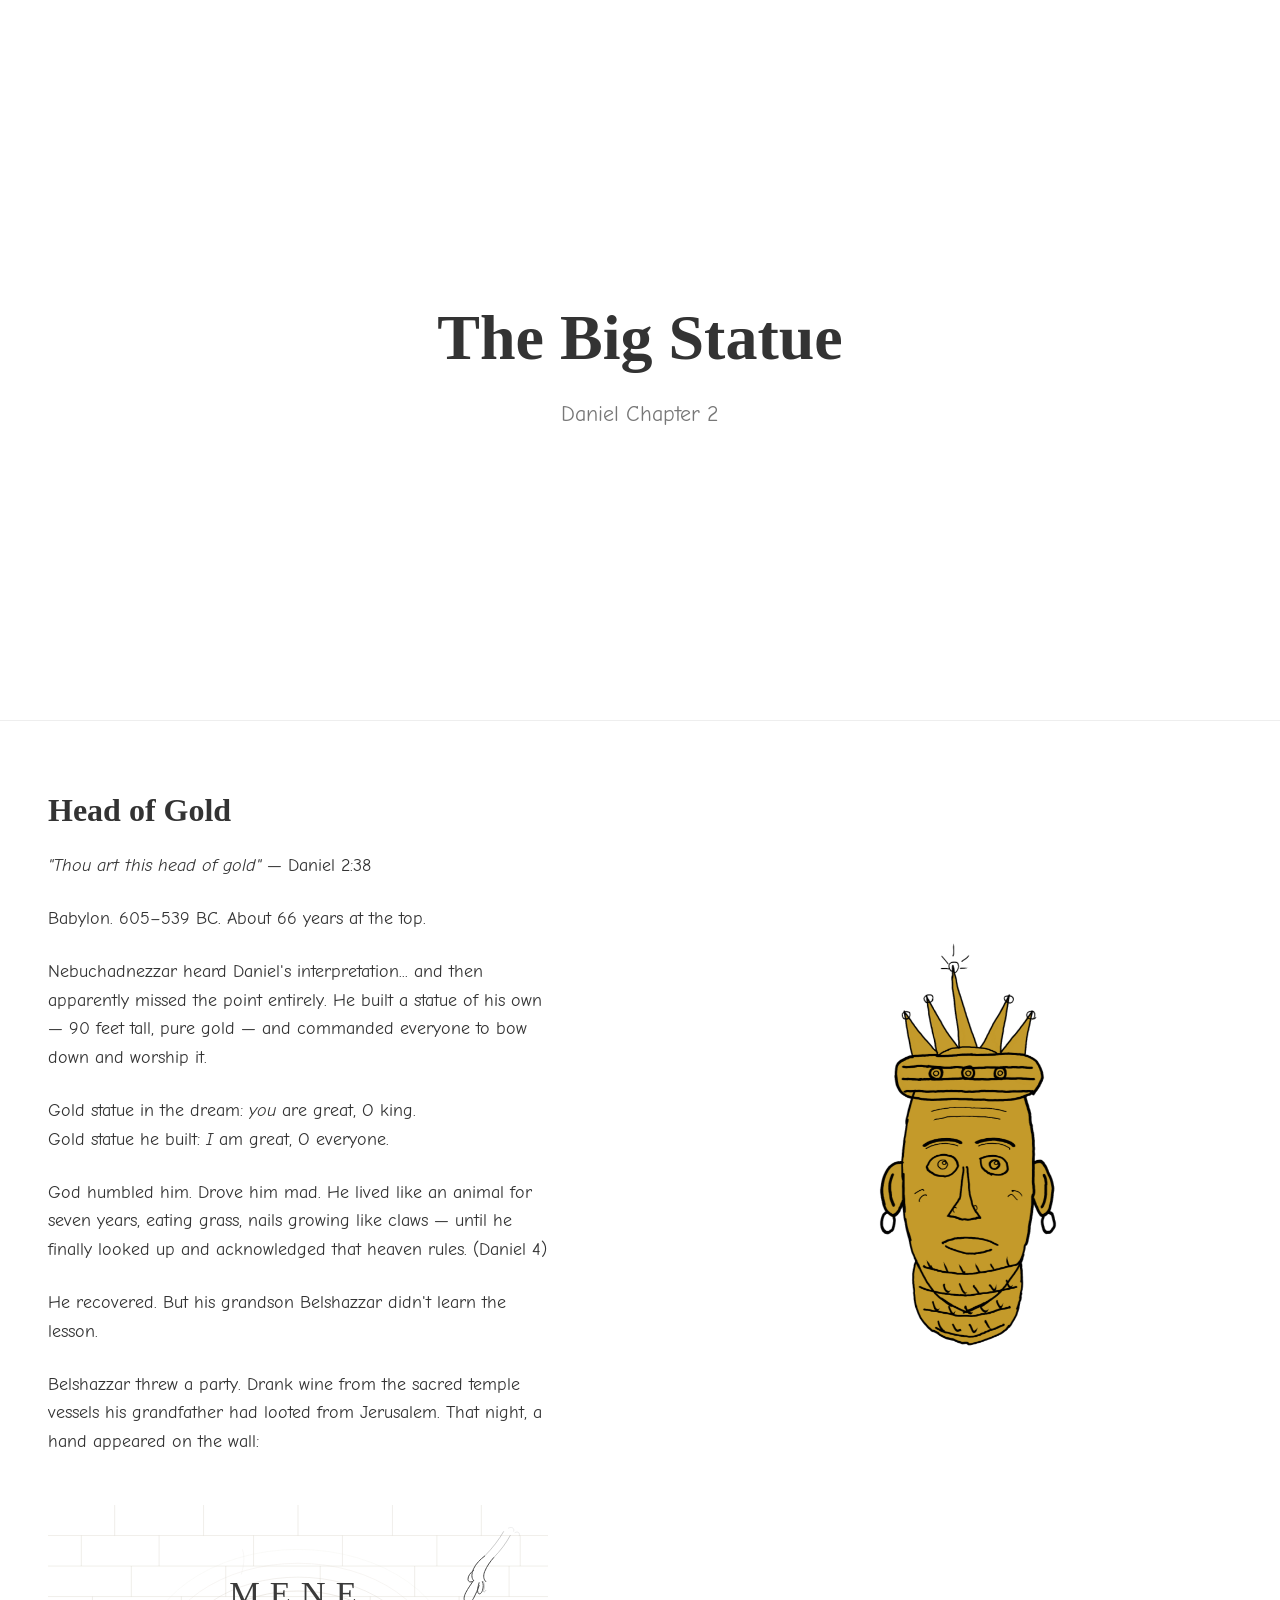
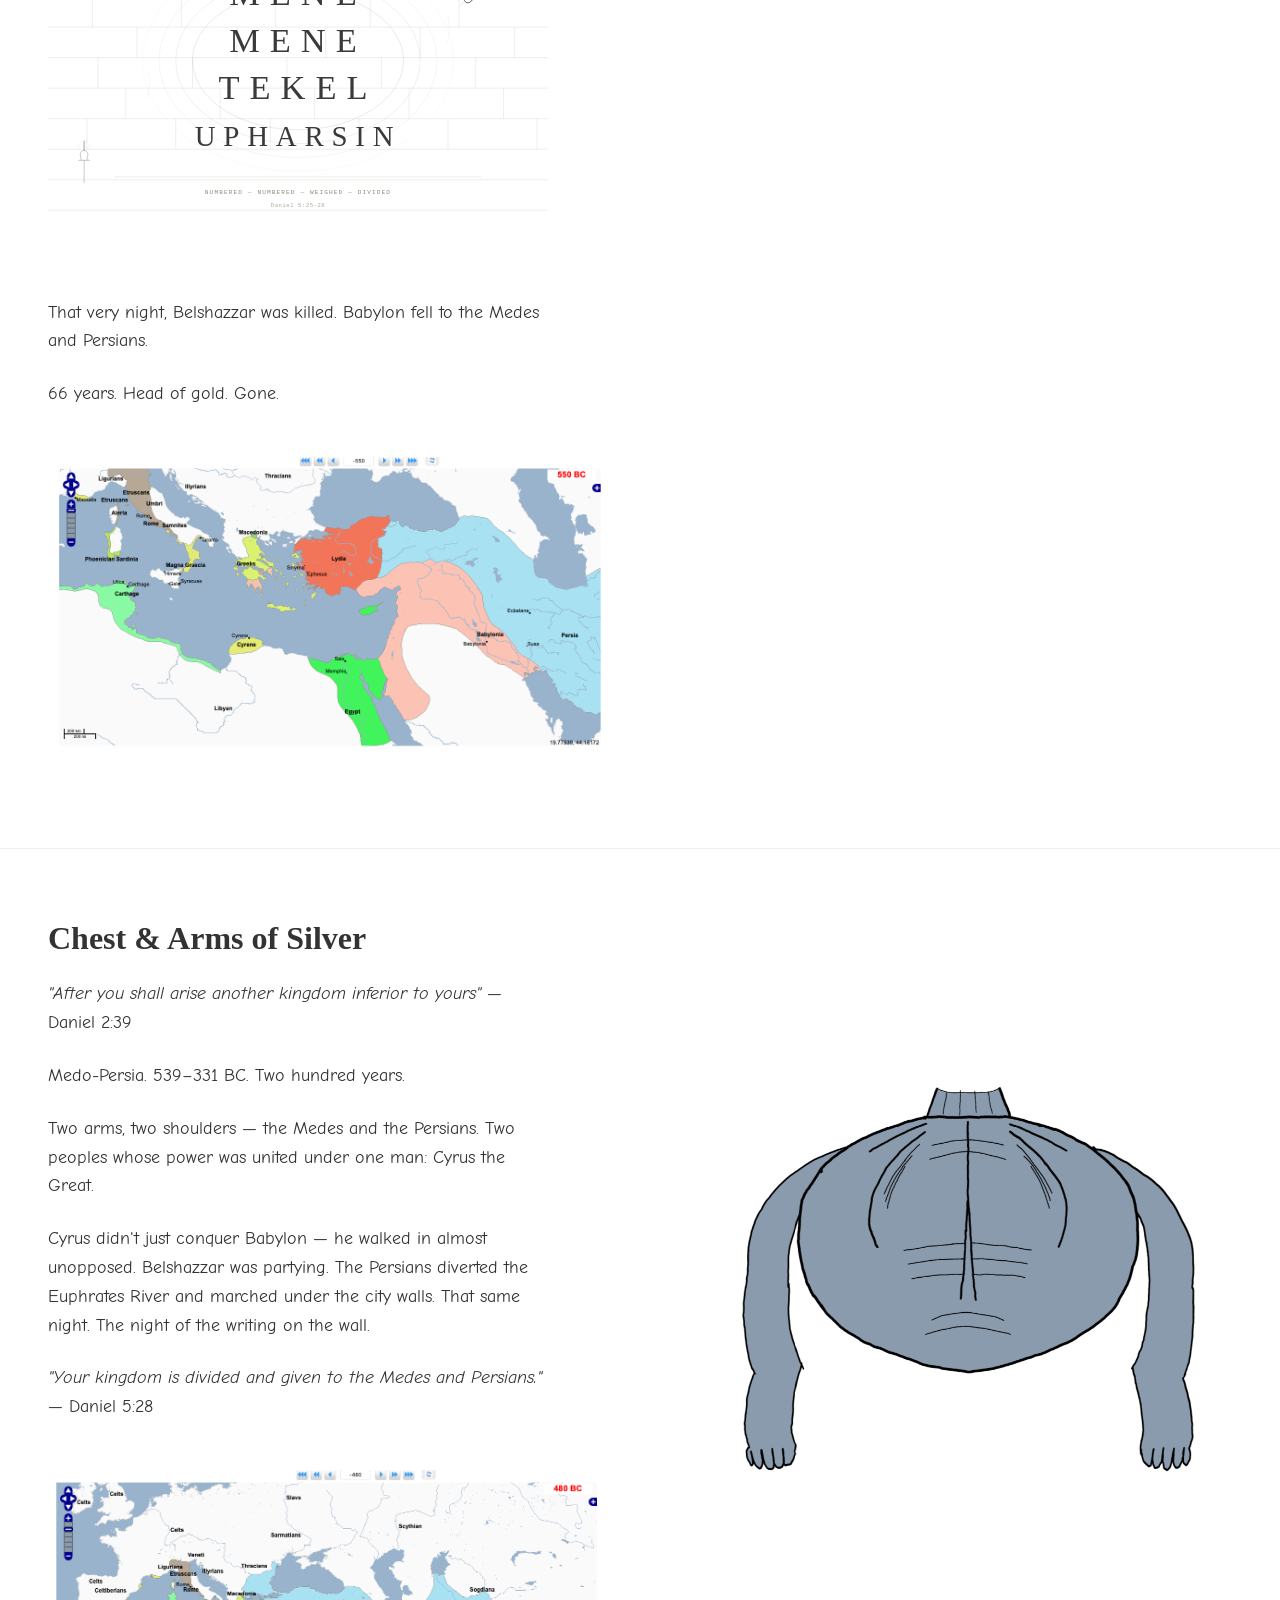
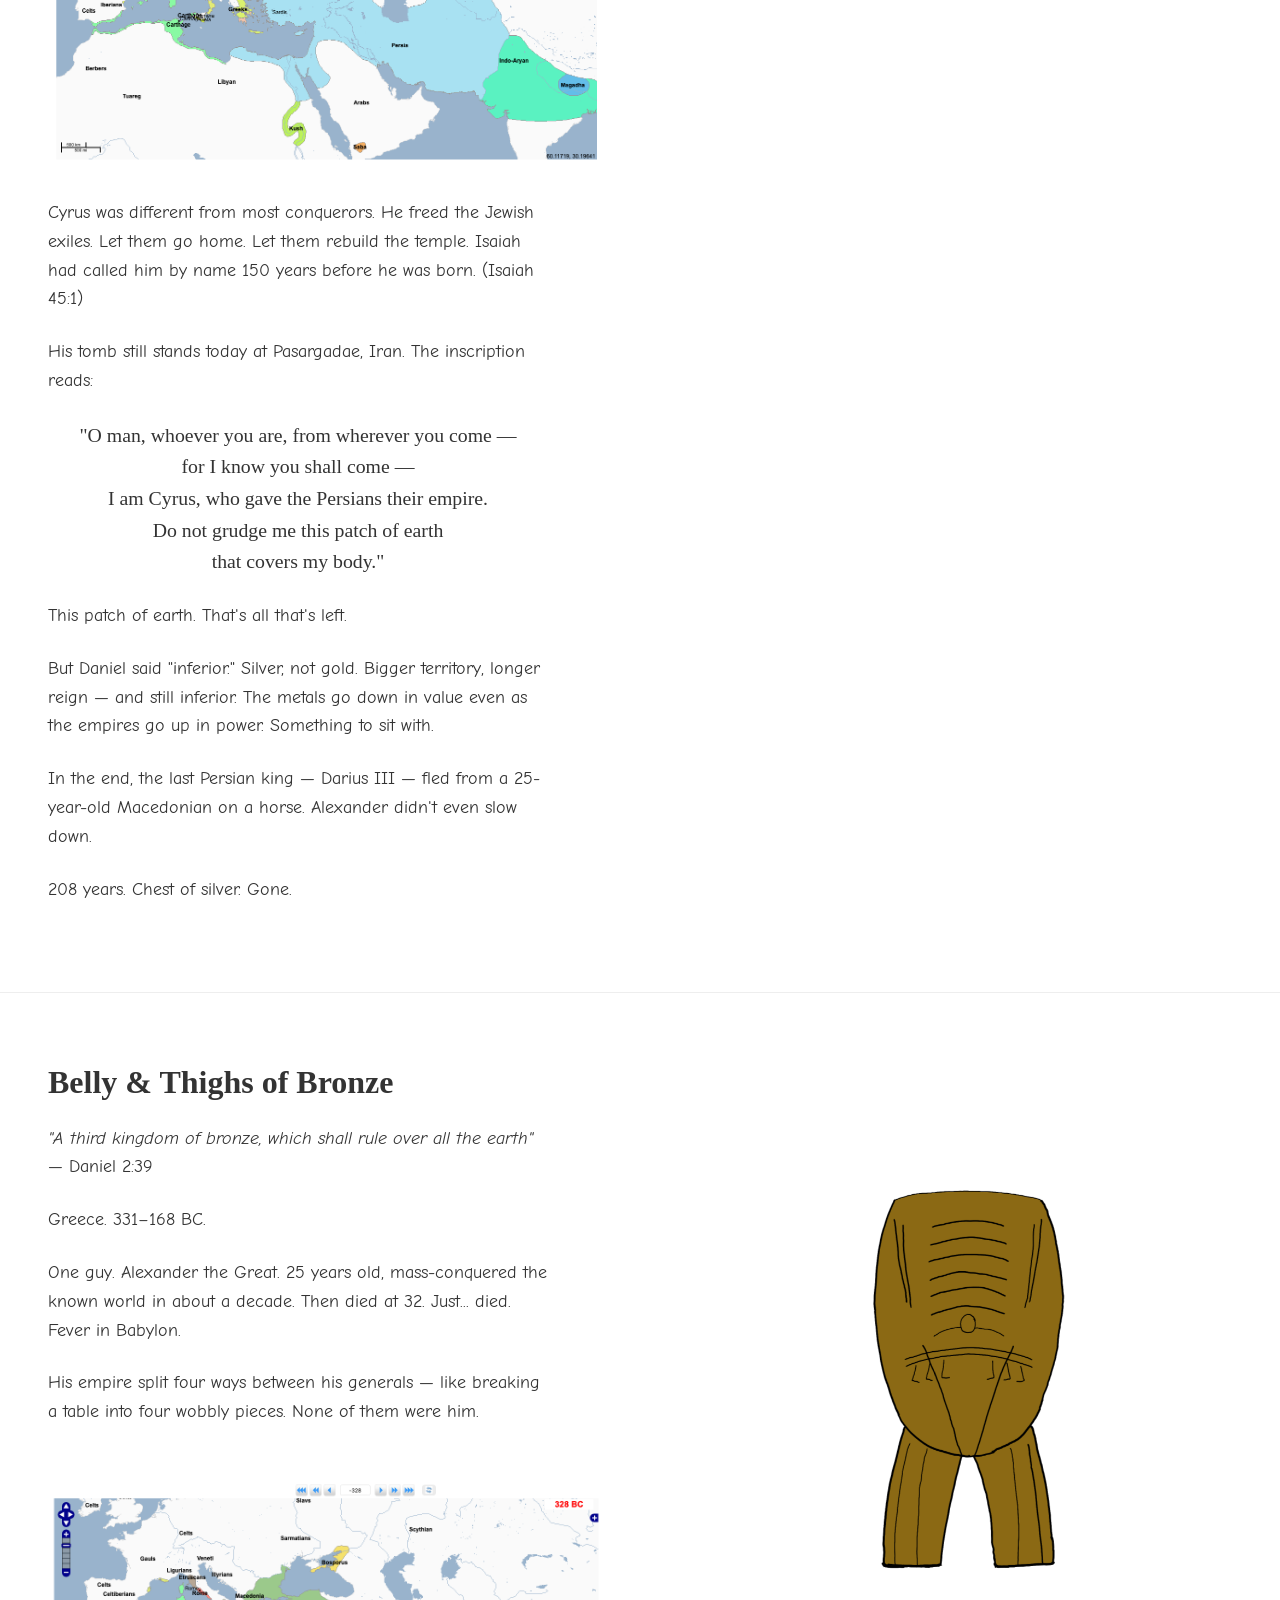
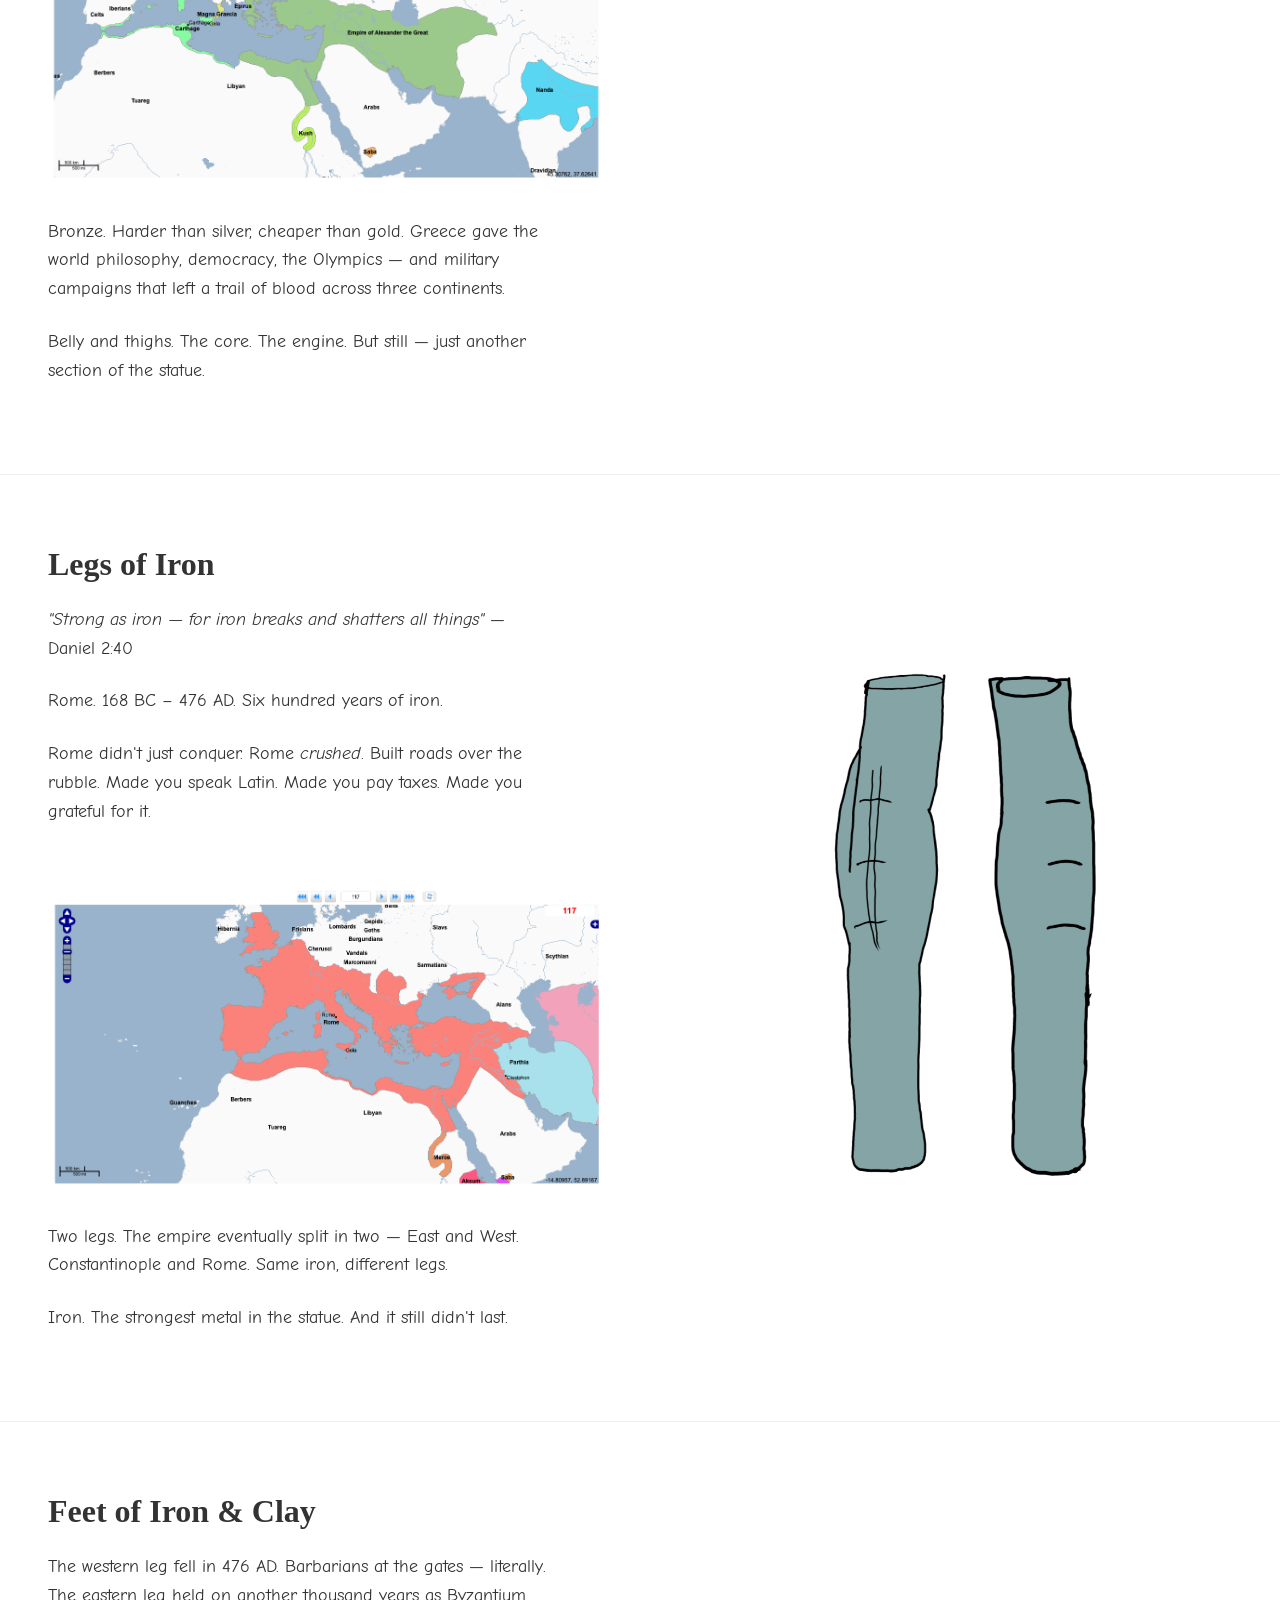
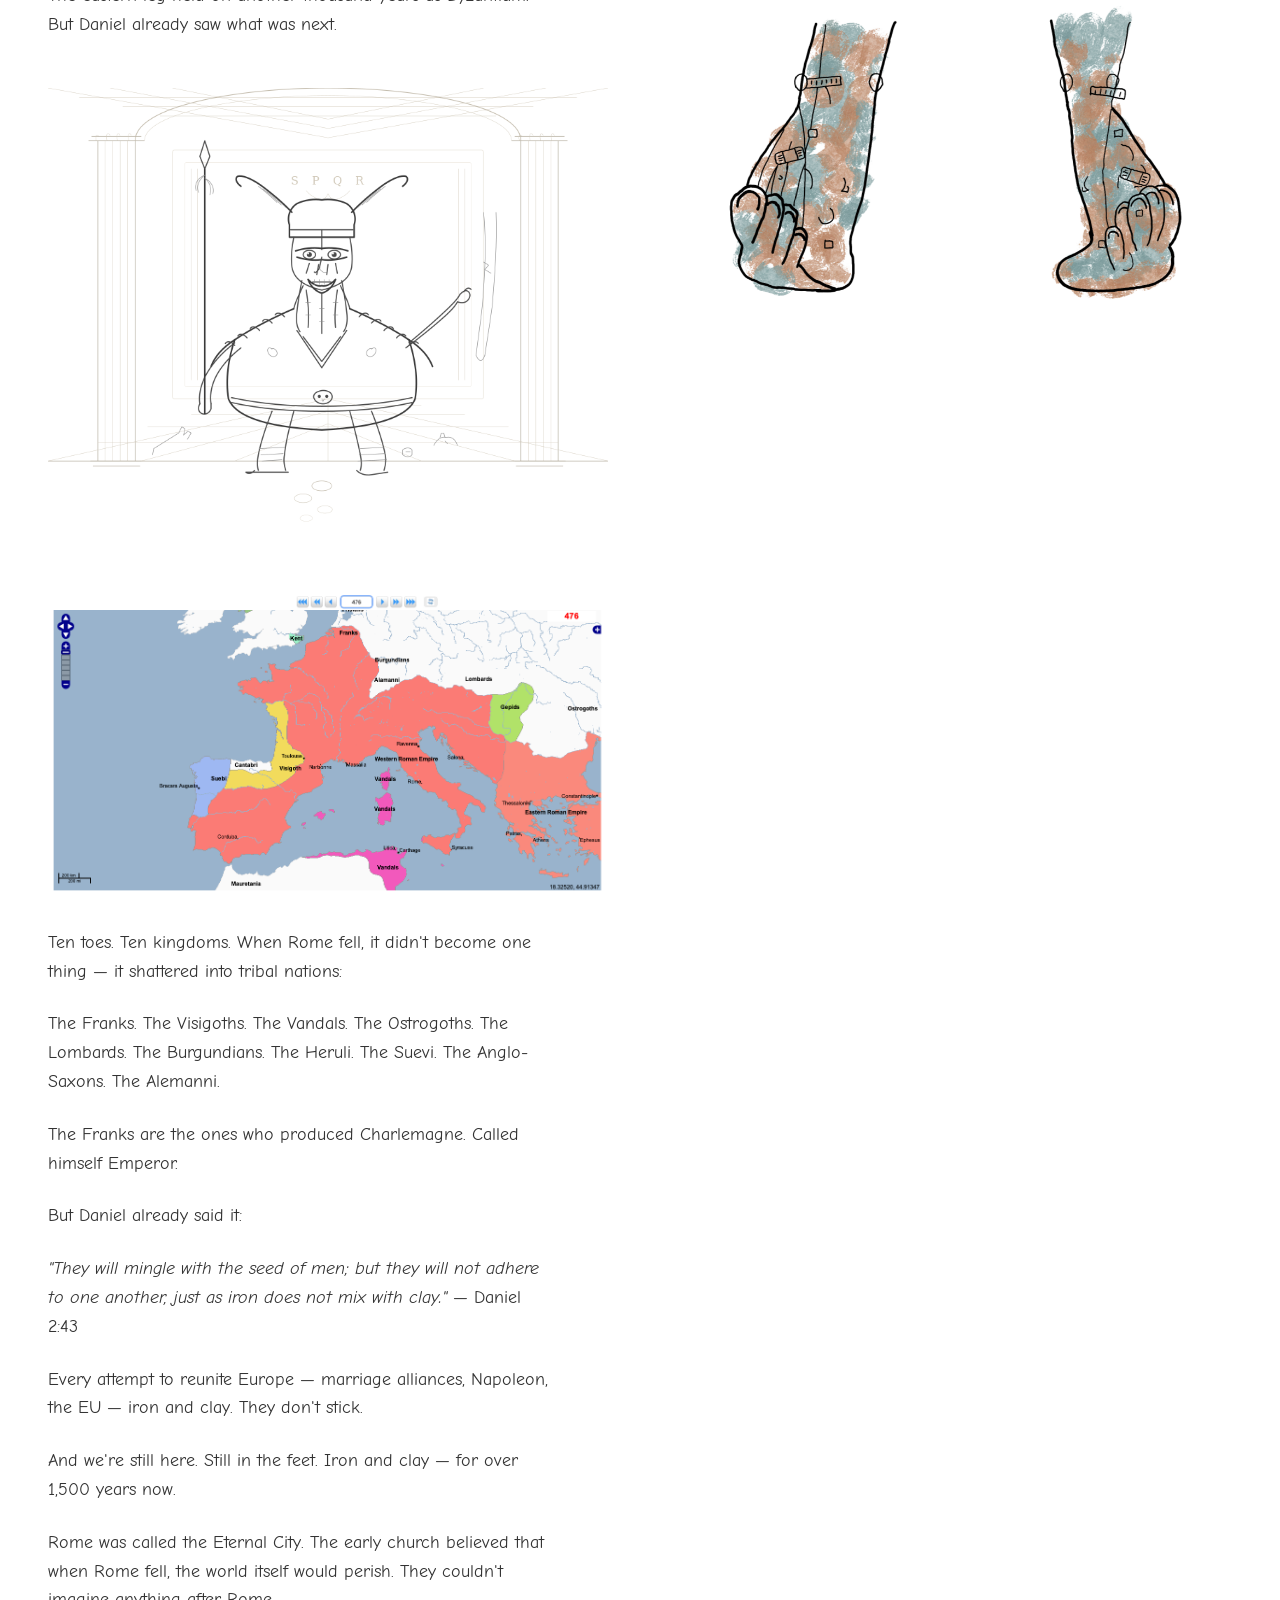
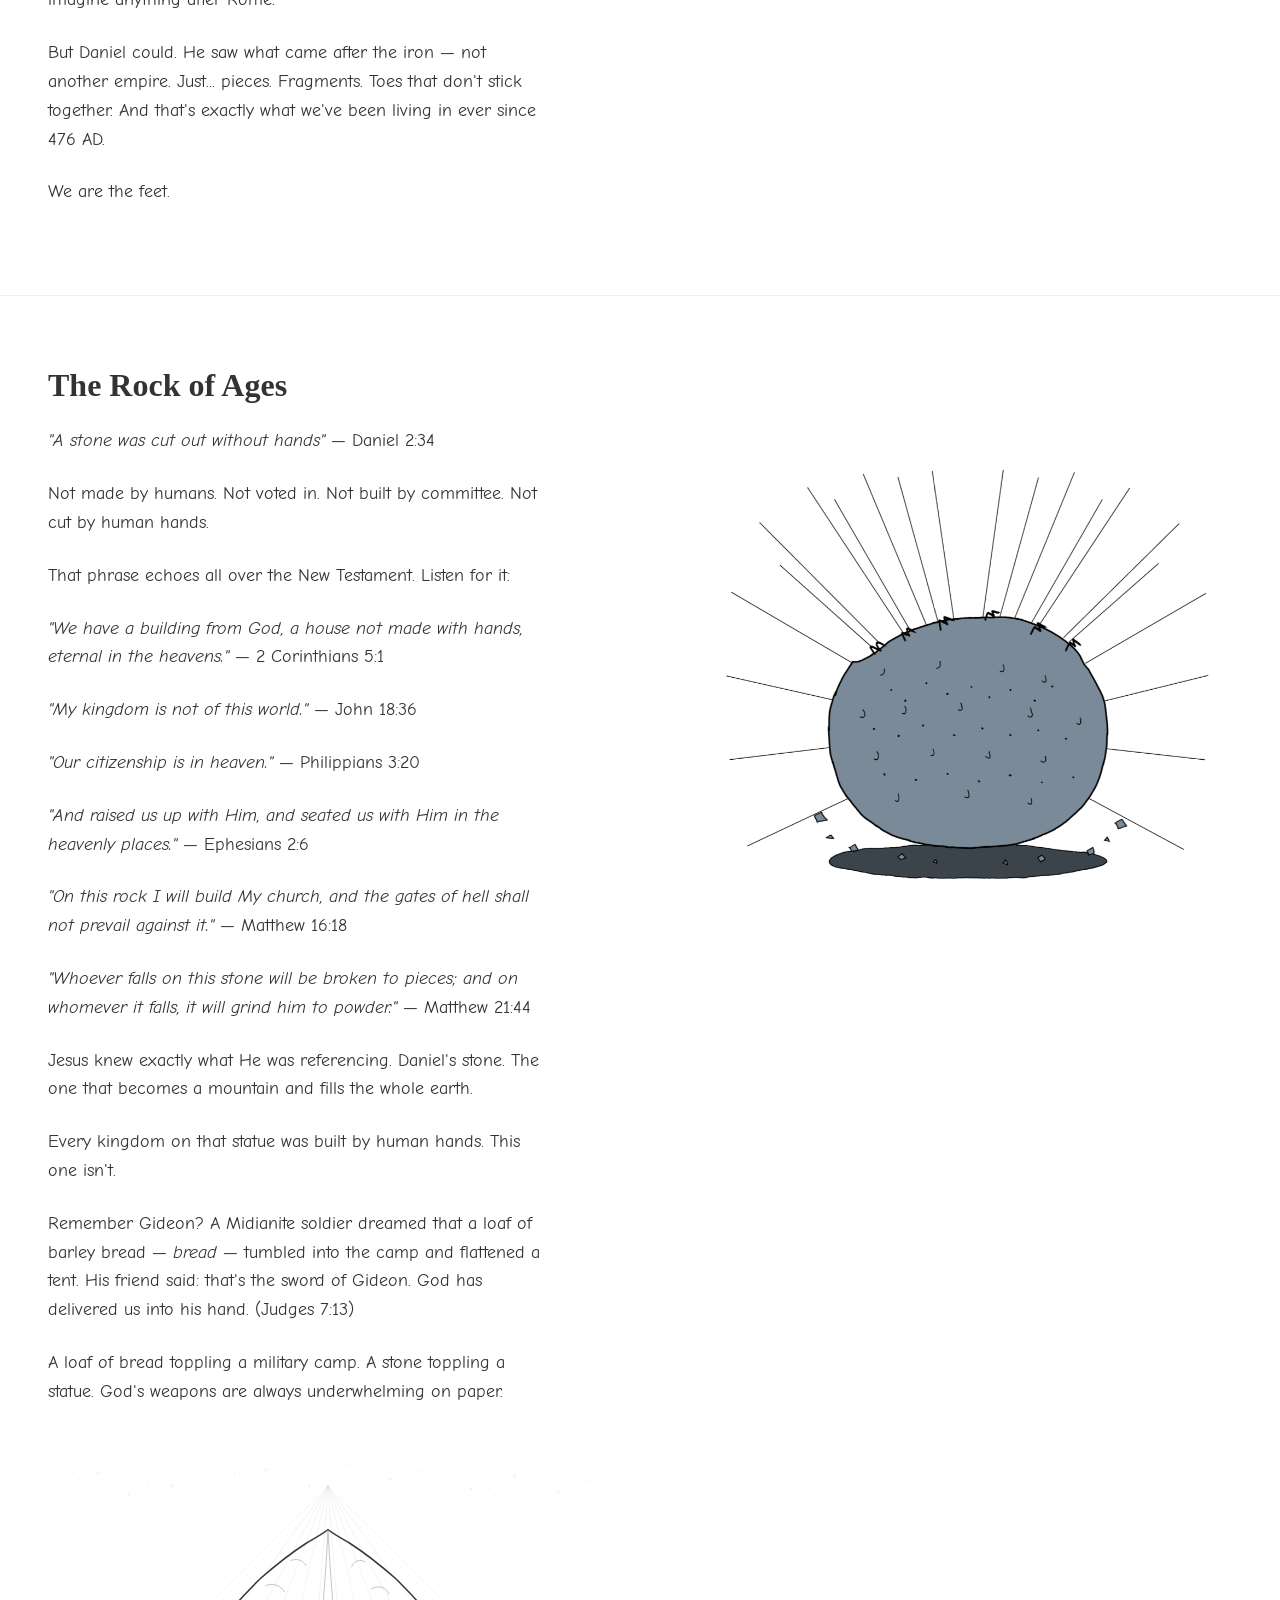
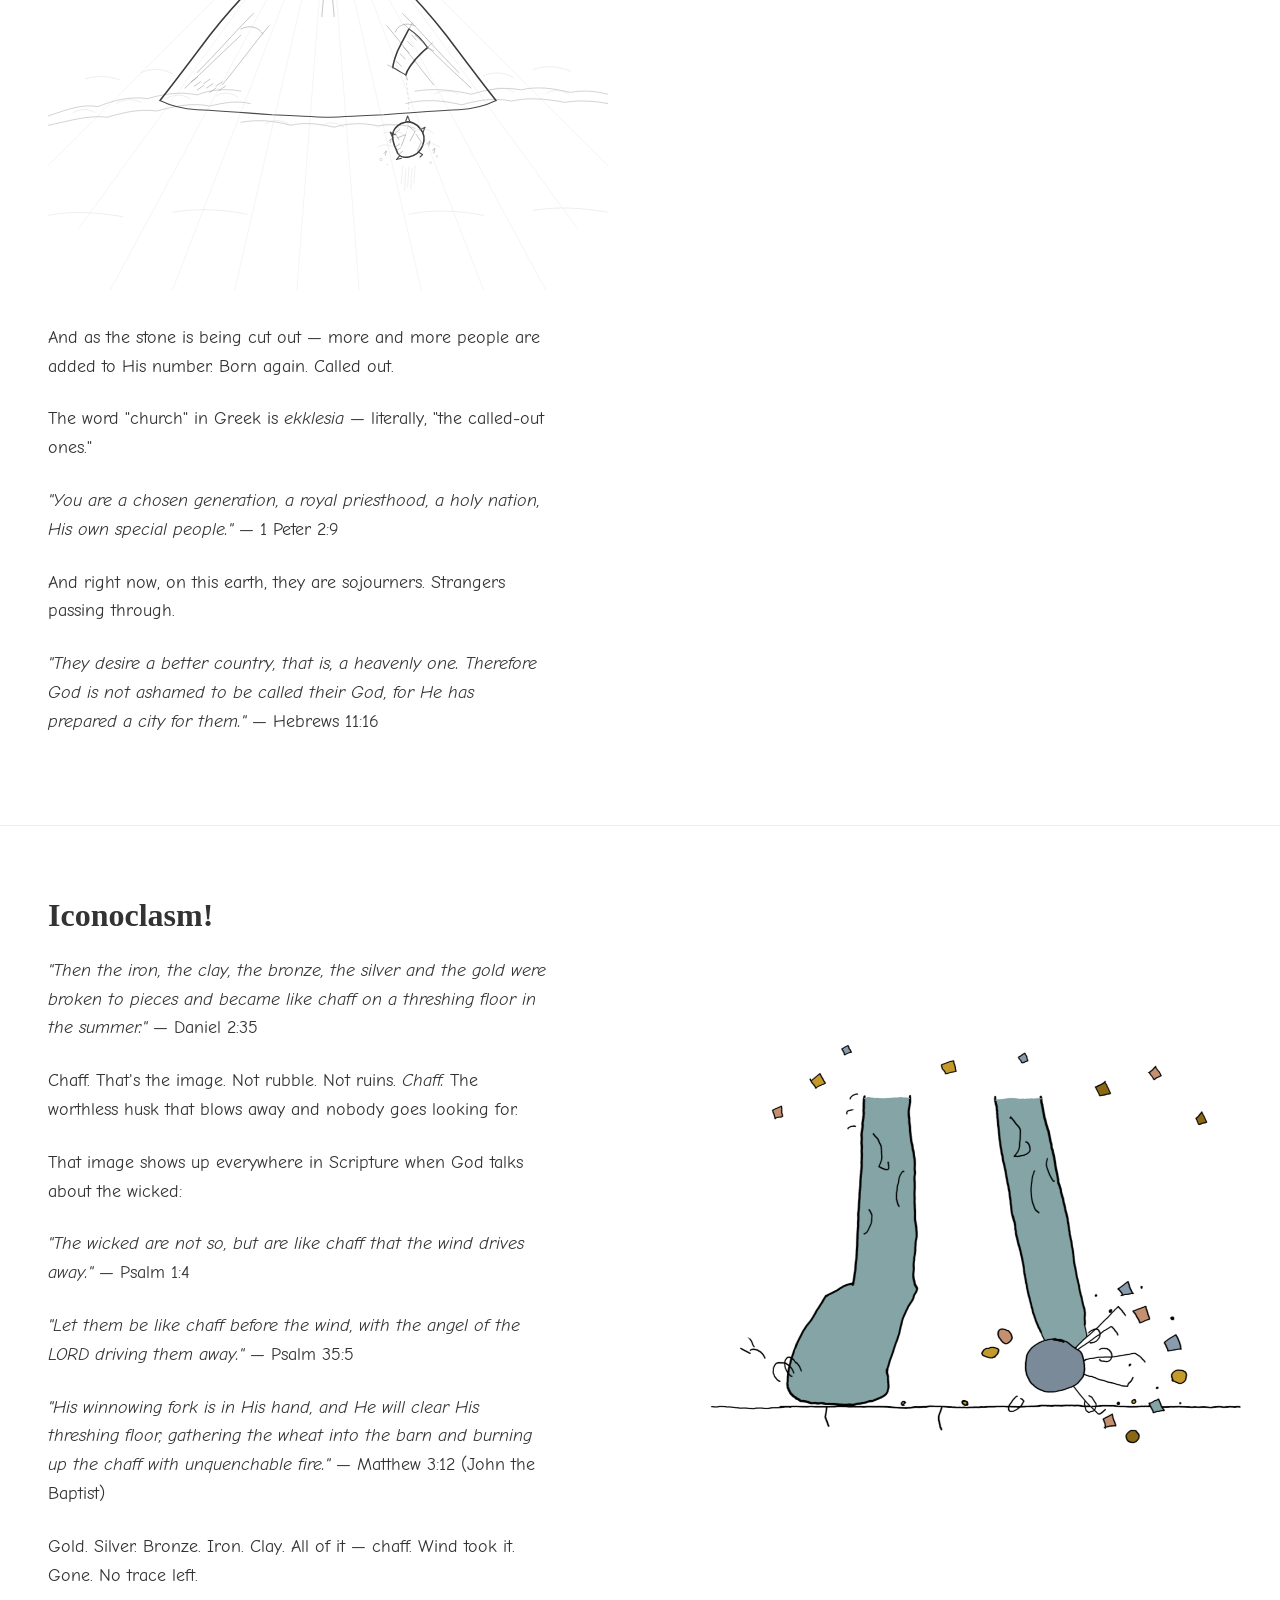
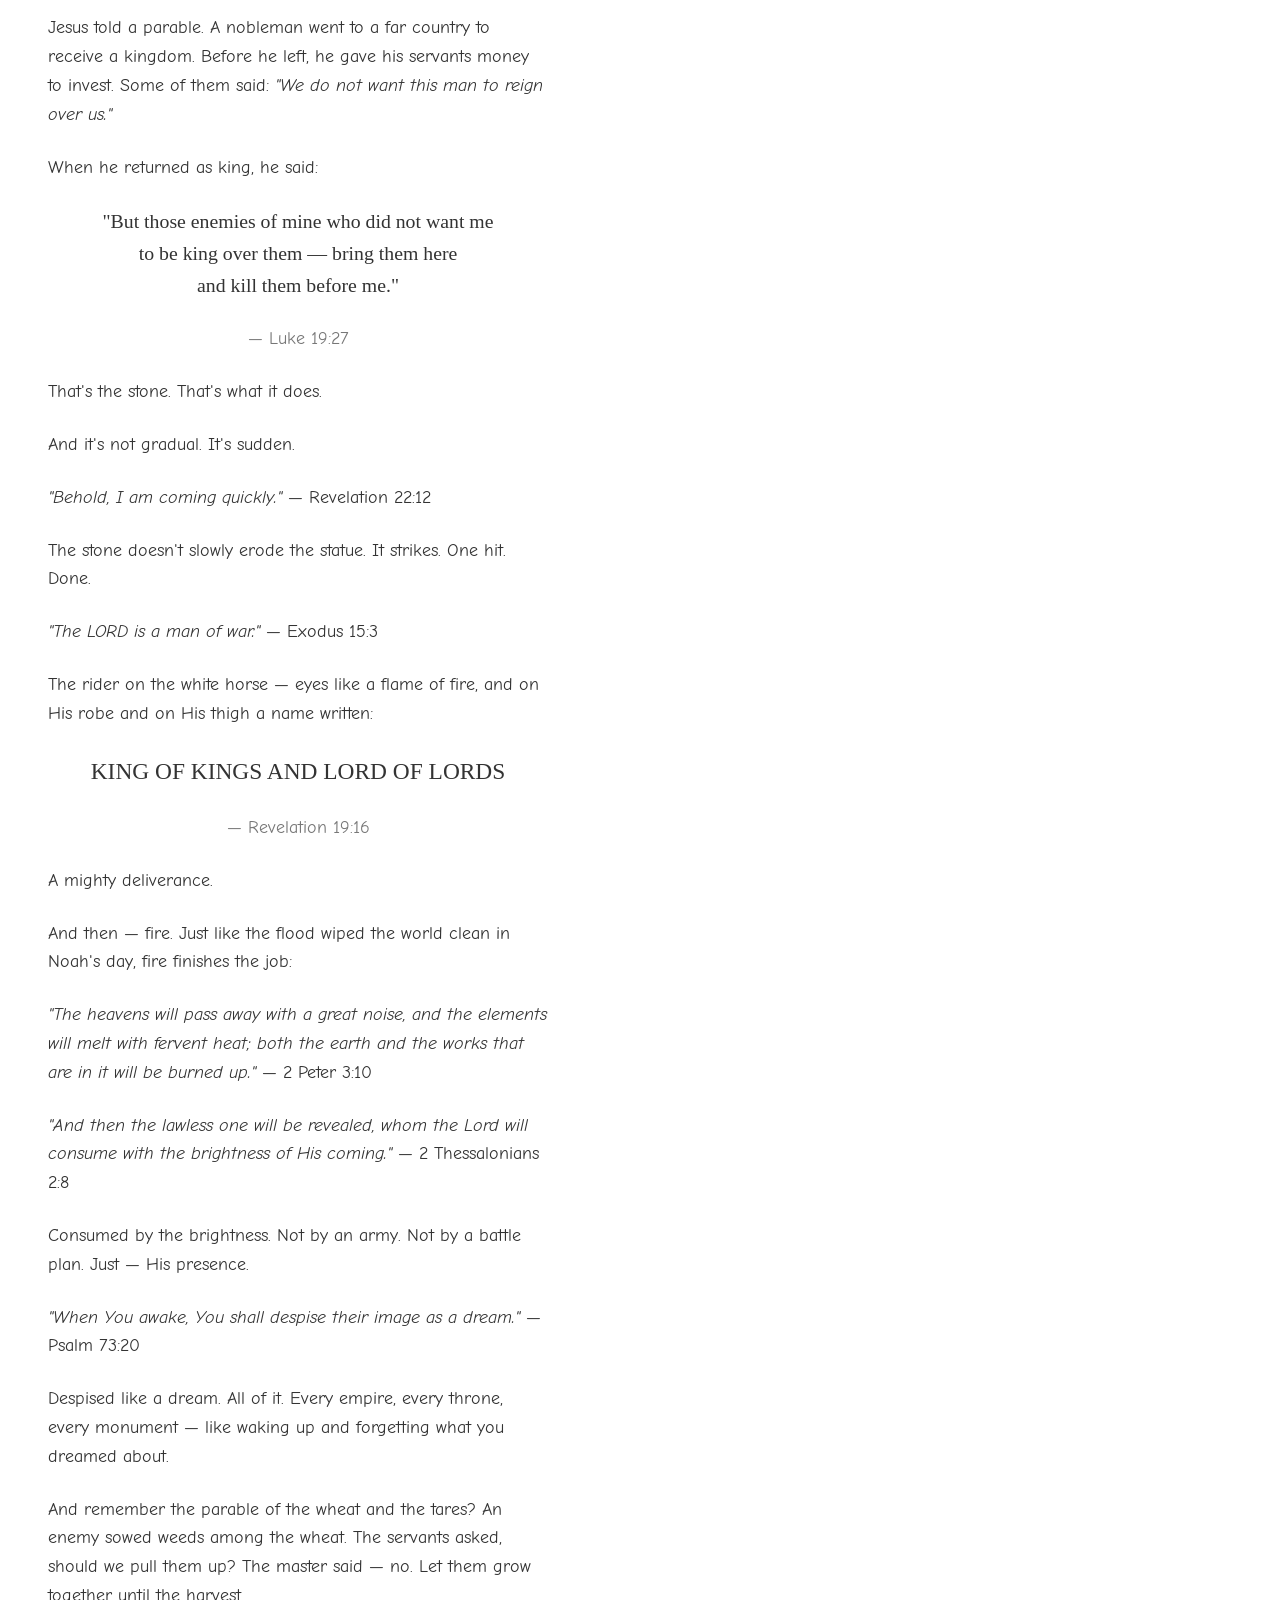
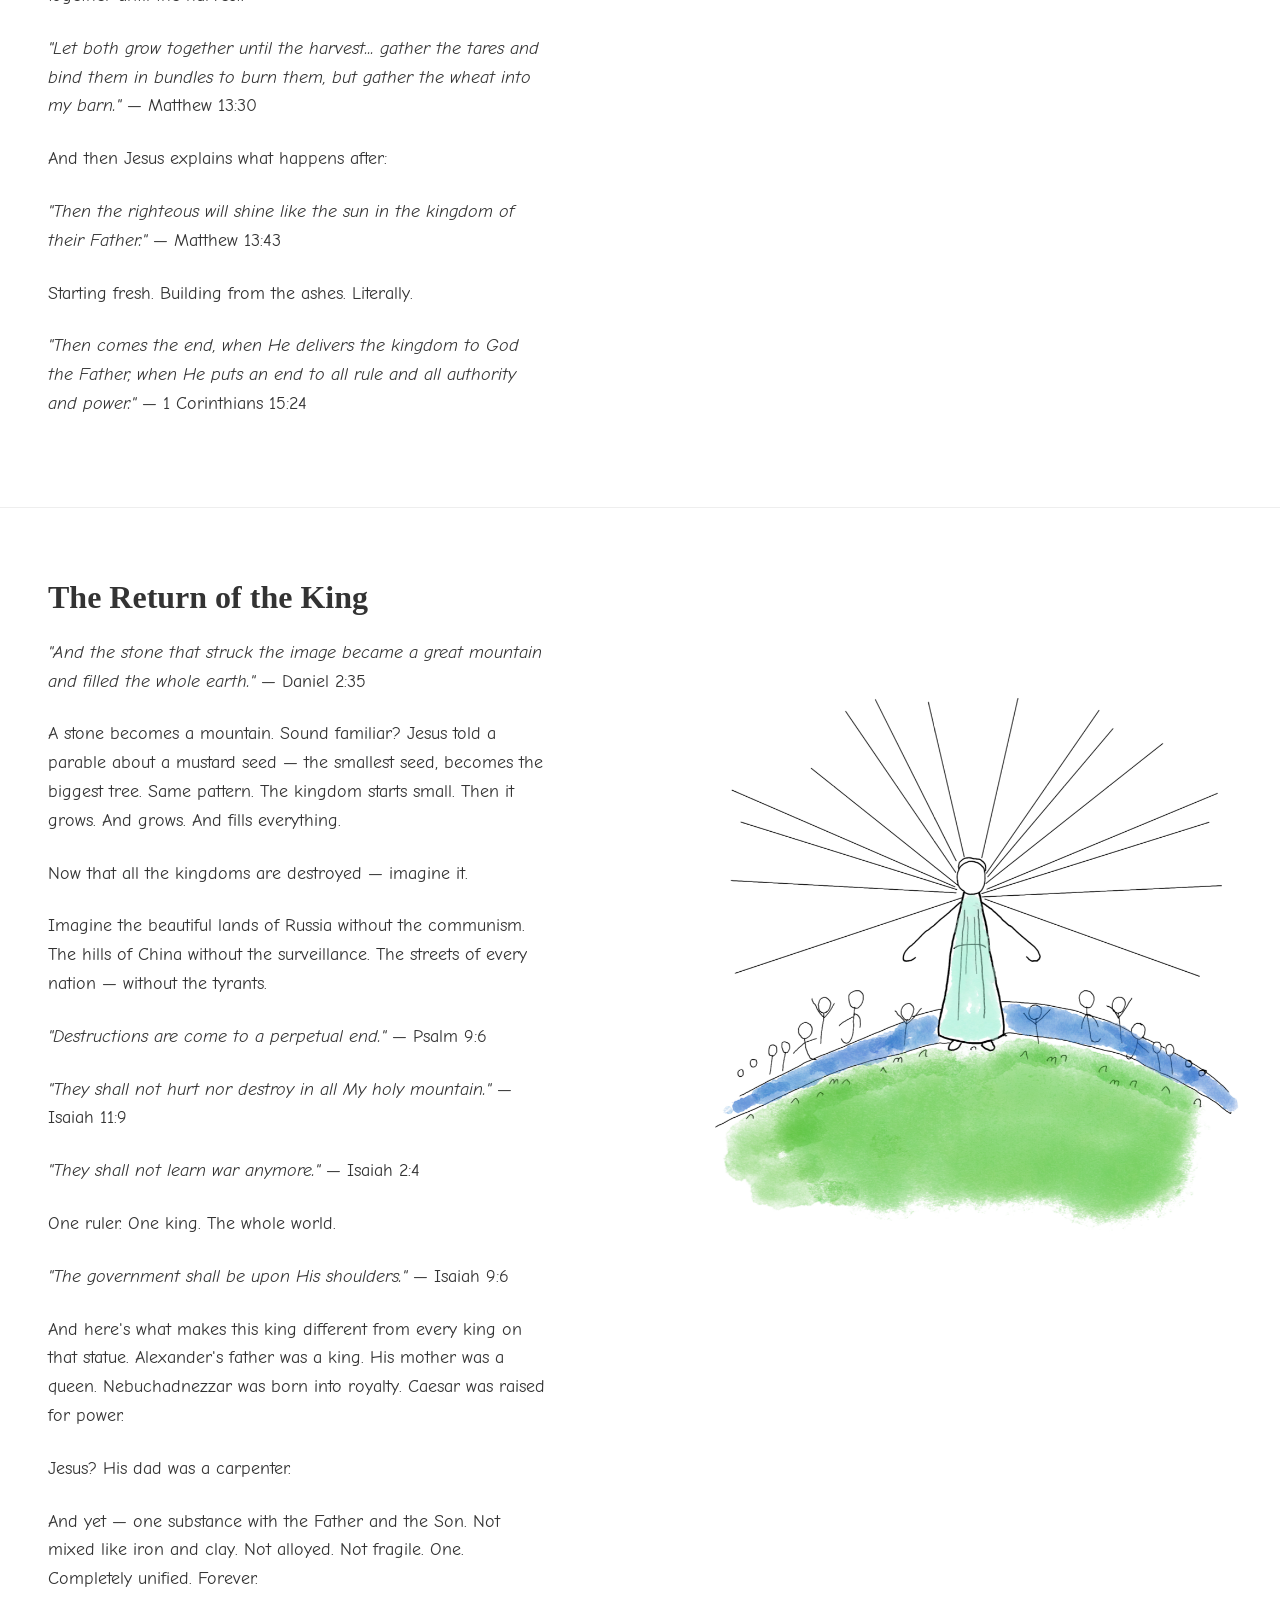
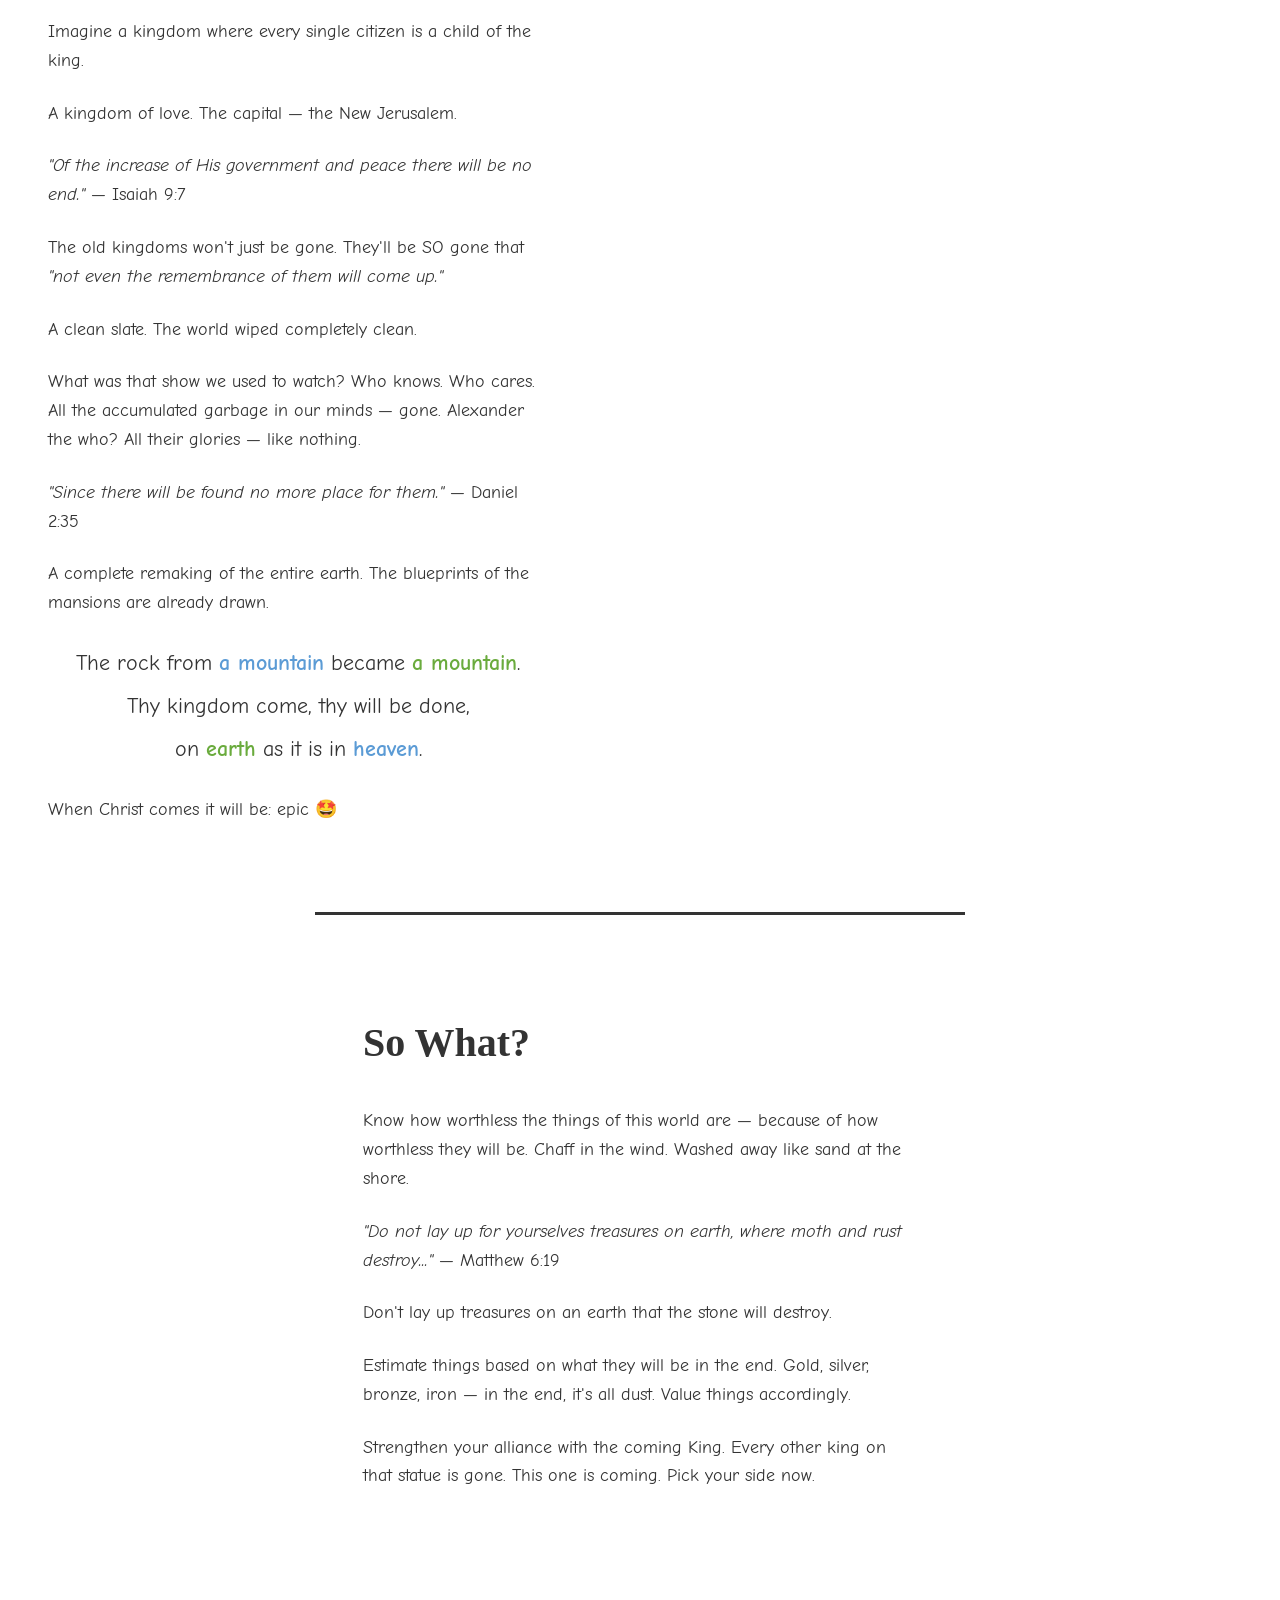
<file: index.html>
<!DOCTYPE html>
<html lang="en">
<head>
  <meta charset="UTF-8">
  <meta name="viewport" content="width=device-width, initial-scale=1.0">
  <title>The Big Statue</title>
  <link rel="stylesheet" href="style.css">
</head>
<body>

  <!-- ====== HERO ====== -->
  <section class="hero">
    <h1>The Big Statue</h1>
    <p class="subtitle">Daniel Chapter 2</p>
  </section>

  <!-- ====== CHAPTERS ====== -->
  <!-- Each .chapter has scrolling text on the left and a sticky image on the right -->

  <div class="chapter" data-empire="babylon">
    <div class="scroll-side">
      <h2>Head of Gold</h2>
<p><i>"Thou art this head of gold"</i> — Daniel 2:38</p>
<p>Babylon. 605–539 BC. About 66 years at the top.</p>
<p>Nebuchadnezzar heard Daniel's interpretation... and then
apparently missed the point entirely. He built a statue of his own —
90 feet tall, pure gold — and commanded everyone to bow down and worship it.</p>
<p>Gold statue in the dream: <i>you</i> are great, O king.<br>
Gold statue he built: <i>I</i> am great, O everyone.</p>
<p>God humbled him. Drove him mad. He lived like an animal for
seven years, eating grass, nails growing like claws — until he
finally looked up and acknowledged that heaven rules. (Daniel 4)</p>
<p>He recovered. But his grandson Belshazzar didn't learn the lesson.</p>
<p>Belshazzar threw a party. Drank wine from the sacred temple
vessels his grandfather had looted from Jerusalem. That night,
a hand appeared on the wall:</p>
<p style="font-family: 'Permanent Marker', cursive; font-size: 1.4em; text-align: center;">
<!-- writing on the wall sketch -->
<img src="img/writing_wall_v2.svg" alt="Writing on the Wall" 
     style="max-width: 100%; margin: 1.5rem 0;">
<p>That very night, Belshazzar was killed. Babylon fell to the Medes and Persians.</p>
<p>66 years. Head of gold. Gone.</p>
<!-- geacron map -->
<img src="img/babylon-550.png" alt="Babylon 550 BC" 
     style="max-width: 100%; margin: 1.5rem 0;">
    </div>
    <div class="sticky-side">
      <img src="img/Head.png" alt="Head of Gold">
    </div>
  </div>

  <div class="chapter" data-empire="persia">
    <div class="scroll-side">
      <h2>Chest & Arms of Silver</h2>
<p><i>"After you shall arise another kingdom inferior to yours"</i> — Daniel 2:39</p>
<p>Medo-Persia. 539–331 BC. Two hundred years.</p>
<p>Two arms, two shoulders — the Medes and the Persians.
Two peoples whose power was united under one man: Cyrus the Great.</p>
<p>Cyrus didn't just conquer Babylon — he walked in
almost unopposed. Belshazzar was partying. The Persians
diverted the Euphrates River and marched under the city walls.
That same night. The night of the writing on the wall.</p>
<p><i>"Your kingdom is divided and given to the Medes
and Persians."</i> — Daniel 5:28</p>

<img src="img/persia.png" alt="Persian Empire 480 BC"
     style="max-width: 100%; margin: 1.5rem 0;">

<p>Cyrus was different from most conquerors. He freed
the Jewish exiles. Let them go home. Let them rebuild
the temple. Isaiah had called him by name 150 years
before he was born. (Isaiah 45:1)</p>
<p>His tomb still stands today at Pasargadae, Iran.
The inscription reads:</p>
<p style="font-family: 'Permanent Marker', cursive; font-size: 1.1em; text-align: center;">
"O man, whoever you are, from wherever you come —<br>
for I know you shall come —<br>
I am Cyrus, who gave the Persians their empire.<br>
Do not grudge me this patch of earth<br>
that covers my body."</p>
<p>This patch of earth. That's all that's left.</p>
<p>But Daniel said "inferior." Silver, not gold. Bigger
territory, longer reign — and still inferior. The metals
go down in value even as the empires go up in power.
Something to sit with.</p>
<p>In the end, the last Persian king — Darius III — fled
from a 25-year-old Macedonian on a horse. Alexander
didn't even slow down.</p>
<p>208 years. Chest of silver. Gone.</p>
    </div>
    <div class="sticky-side">
      <img src="img/Chest.png" alt="Chest of Silver">
    </div>
  </div>

  <div class="chapter" data-empire="greece">
    <div class="scroll-side">
      <h2>Belly & Thighs of Bronze</h2>
<p><i>"A third kingdom of bronze, which shall rule over all the earth"</i> — Daniel 2:39</p>
<p>Greece. 331–168 BC.</p>
<p>One guy. Alexander the Great. 25 years old, mass-conquered the known world
in about a decade. Then died at 32. Just... died. Fever in Babylon.</p>
<p>His empire split four ways between his generals — like
breaking a table into four wobbly pieces. None of them were him.</p>

<img src="img/greece.png" alt="Greek Empire 328 BC"
     style="max-width: 100%; margin: 1.5rem 0;">

<p>Bronze. Harder than silver, cheaper than gold. 
Greece gave the world philosophy, democracy, the Olympics — 
and military campaigns that left a trail of blood across three continents.</p>
<p>Belly and thighs. The core. The engine. 
But still — just another section of the statue.</p>
    </div>
    <div class="sticky-side">
      <img src="img/Belly.png" alt="Belly of Bronze">
    </div>
  </div>

  <div class="chapter" data-empire="rome">
    <div class="scroll-side">
<h2>Legs of Iron</h2>
<p><i>"Strong as iron — for iron breaks and shatters all things"</i> — Daniel 2:40</p>
<p>Rome. 168 BC – 476 AD. Six hundred years of iron.</p>
<p>Rome didn't just conquer. Rome <i>crushed</i>. Built roads over the rubble. 
Made you speak Latin. Made you pay taxes. Made you grateful for it.</p>

<img src="img/rome.png" alt="Roman Empire 117 AD"
     style="max-width: 100%; margin: 1.5rem 0;">

<p>Two legs. The empire eventually split in two — 
East and West. Constantinople and Rome. 
Same iron, different legs.</p>


<p>Iron. The strongest metal in the statue. 
And it still didn't last.</p>
    </div>
    <div class="sticky-side">
      <img src="img/Legs.png" alt="Legs of Iron">
    </div>
  </div>

  <div class="chapter" data-empire="divided">
    <div class="scroll-side">
      <h2>Feet of Iron & Clay</h2>
<p>The western leg fell in 476 AD. Barbarians at the gates — 
literally. The eastern leg held on another thousand years 
as Byzantium. But Daniel already saw what was next.</p>

<img src="img/barbarian_rome.png" alt="Fall of Rome"
     style="max-width: 100%; margin: 1.5rem 0;">

<img src="img/barbarians.png" alt="Barbarian kingdoms 476 AD"
     style="max-width: 100%; margin: 1.5rem 0;">

<p>Ten toes. Ten kingdoms. When Rome fell, it didn't become
one thing — it shattered into tribal nations:</p>
<p>The Franks. The Visigoths. The Vandals. The Ostrogoths.
The Lombards. The Burgundians. The Heruli. The Suevi.
The Anglo-Saxons. The Alemanni.</p>
<p>The Franks are the ones who produced Charlemagne.
Called himself Emperor.</p>
<p>But Daniel already said it:</p>
<p><i>"They will mingle with the seed of men;
but they will not adhere to one another, just as iron
does not mix with clay."</i> — Daniel 2:43</p>
<p>Every attempt to reunite Europe — marriage alliances,
Napoleon, the EU — iron and clay. They don't stick.</p>

<p>And we're still here. Still in the feet.
Iron and clay — for over 1,500 years now.</p>

<p>Rome was called the Eternal City. The early church
believed that when Rome fell, the world itself would perish.
They couldn't imagine anything after Rome.</p>

<p>But Daniel could. He saw what came after the iron —
not another empire. Just... pieces. Fragments.
Toes that don't stick together. And that's exactly
what we've been living in ever since 476 AD.</p>

<p>We are the feet.</p>
    </div>
    <div class="sticky-side">
      <img src="img/Feet.png" alt="Feet of Iron and Clay">
    </div>
  </div>

  <div class="chapter" data-empire="stone">
    <div class="scroll-side">
      <h2>The Rock of Ages</h2>
<p><i>"A stone was cut out without hands"</i> — Daniel 2:34</p>
<p>Not made by humans. Not voted in. Not built by committee.
Not cut by human hands.</p>
<p>That phrase echoes all over the New Testament. Listen for it:</p>
<p><i>"We have a building from God, a house not made with hands,
eternal in the heavens."</i> — 2 Corinthians 5:1</p>
<p><i>"My kingdom is not of this world."</i> — John 18:36</p>
<p><i>"Our citizenship is in heaven."</i> — Philippians 3:20</p>
<p><i>"And raised us up with Him, and seated us with Him
in the heavenly places."</i> — Ephesians 2:6</p>
<p><i>"On this rock I will build My church, and the gates
of hell shall not prevail against it."</i> — Matthew 16:18</p>
<p><i>"Whoever falls on this stone will be broken to pieces;
and on whomever it falls, it will grind him to powder."</i> — Matthew 21:44</p>
<p>Jesus knew exactly what He was referencing.
Daniel's stone. The one that becomes a mountain
and fills the whole earth.</p>
<p>Every kingdom on that statue was built by human hands.
This one isn't.</p>

<p>Remember Gideon? A Midianite soldier dreamed that
a loaf of barley bread — <i>bread</i> — tumbled into the camp
and flattened a tent. His friend said: that's the sword of Gideon.
God has delivered us into his hand. (Judges 7:13)</p>
<p>A loaf of bread toppling a military camp.
A stone toppling a statue.
God's weapons are always underwhelming on paper.</p>

<img src="img/stone_cut_mountain.svg" alt="Stone cut from mountain"
     style="max-width: 100%; margin: 1.5rem 0;">

<p>And as the stone is being cut out — more and more people
are added to His number. Born again. Called out.</p>
<p>The word "church" in Greek is <i>ekklesia</i> —
literally, "the called-out ones."</p>
<p><i>"You are a chosen generation, a royal priesthood,
a holy nation, His own special people."</i> — 1 Peter 2:9</p>
<p>And right now, on this earth, they are sojourners.
Strangers passing through.</p>
<p><i>"They desire a better country, that is, a heavenly one.
Therefore God is not ashamed to be called their God,
for He has prepared a city for them."</i> — Hebrews 11:16</p>
    </div>
    <div class="sticky-side">
      <img src="img/Stone.png" alt="The Stone">
    </div>
  </div>

  <div class="chapter" data-empire="iconoclasm">
    <div class="scroll-side">
      <h2>Iconoclasm!</h2>
<p><i>"Then the iron, the clay, the bronze, the silver and the gold
were broken to pieces and became like chaff on a threshing floor
in the summer."</i> — Daniel 2:35</p>
<p>Chaff. That's the image. Not rubble. Not ruins. <i>Chaff.</i>
The worthless husk that blows away and nobody goes looking for.</p>
<p>That image shows up everywhere in Scripture when
God talks about the wicked:</p>
<p><i>"The wicked are not so, but are like chaff
that the wind drives away."</i> — Psalm 1:4</p>
<p><i>"Let them be like chaff before the wind, with the angel
of the LORD driving them away."</i> — Psalm 35:5</p>
<p><i>"His winnowing fork is in His hand, and He will clear
His threshing floor, gathering the wheat into the barn
and burning up the chaff with unquenchable fire."</i>
— Matthew 3:12 (John the Baptist)</p>
<p>Gold. Silver. Bronze. Iron. Clay.
All of it — chaff. Wind took it. Gone.
No trace left.</p>
<p>Jesus told a parable. A nobleman went to a far country
to receive a kingdom. Before he left, he gave his servants
money to invest. Some of them said: <i>"We do not want
this man to reign over us."</i></p>
<p>When he returned as king, he said:</p>
<p style="font-family: 'Permanent Marker', cursive; font-size: 1.1em; text-align: center;">
"But those enemies of mine who did not want me<br>
to be king over them — bring them here<br>
and kill them before me."</p>
<p style="text-align: center; color: #777;">— Luke 19:27</p>
<p>That's the stone. That's what it does.</p>

<p>And it's not gradual. It's sudden.</p>

<p><i>"Behold, I am coming quickly."</i> — Revelation 22:12</p>

<p>The stone doesn't slowly erode the statue. It strikes.
One hit. Done.</p>

<p><i>"The LORD is a man of war."</i> — Exodus 15:3</p>

<p>The rider on the white horse — eyes like a flame of fire,
and on His robe and on His thigh a name written:</p>

<p style="font-family: 'Permanent Marker', cursive; font-size: 1.3em; text-align: center;">
KING OF KINGS AND LORD OF LORDS</p>
<p style="text-align: center; color: #777;">— Revelation 19:16</p>

<p>A mighty deliverance.</p>

<p>And then — fire. Just like the flood wiped the world clean
in Noah's day, fire finishes the job:</p>

<p><i>"The heavens will pass away with a great noise,
and the elements will melt with fervent heat;
both the earth and the works that are in it
will be burned up."</i> — 2 Peter 3:10</p>

<p><i>"And then the lawless one will be revealed,
whom the Lord will consume with the brightness
of His coming."</i> — 2 Thessalonians 2:8</p>

<p>Consumed by the brightness. Not by an army.
Not by a battle plan. Just — His presence.</p>

<p><i>"When You awake, You shall despise their image
as a dream."</i> — Psalm 73:20</p>

<p>Despised like a dream. All of it. Every empire,
every throne, every monument — like waking up
and forgetting what you dreamed about.</p>

<p>And remember the parable of the wheat and the tares?
An enemy sowed weeds among the wheat. The servants asked,
should we pull them up? The master said — no. Let them
grow together until the harvest.</p>

<p><i>"Let both grow together until the harvest...
gather the tares and bind them in bundles to burn them,
but gather the wheat into my barn."</i> — Matthew 13:30</p>

<p>And then Jesus explains what happens after:</p>

<p><i>"Then the righteous will shine like the sun
in the kingdom of their Father."</i> — Matthew 13:43</p>

<p>Starting fresh. Building from the ashes. Literally.</p>

<p><i>"Then comes the end, when He delivers the kingdom
to God the Father, when He puts an end to all rule
and all authority and power."</i> — 1 Corinthians 15:24</p>
    </div>
    <div class="sticky-side">
      <img src="img/Feetsmash.png" alt="Iconoclasm">
    </div>
  </div>

  <div class="chapter" data-empire="kingdom">
    <div class="scroll-side">
      <h2>The Return of the King</h2>

<p><i>"And the stone that struck the image became a great mountain
and filled the whole earth."</i> — Daniel 2:35</p>

<p>A stone becomes a mountain. Sound familiar?
Jesus told a parable about a mustard seed — the smallest seed,
becomes the biggest tree. Same pattern. The kingdom starts small.
Then it grows. And grows. And fills everything.</p>

<p>Now that all the kingdoms are destroyed — imagine it.</p>

<p>Imagine the beautiful lands of Russia without the communism.
The hills of China without the surveillance.
The streets of every nation — without the tyrants.</p>

<p><i>"Destructions are come to a perpetual end."</i> — Psalm 9:6</p>

<p><i>"They shall not hurt nor destroy in all My holy mountain."</i>
— Isaiah 11:9</p>

<p><i>"They shall not learn war anymore."</i> — Isaiah 2:4</p>

<p>One ruler. One king. The whole world.</p>

<p><i>"The government shall be upon His shoulders."</i> — Isaiah 9:6</p>

<p>And here's what makes this king different from every king
on that statue. Alexander's father was a king. His mother was a queen.
Nebuchadnezzar was born into royalty. Caesar was raised for power.</p>

<p>Jesus? His dad was a carpenter.</p>

<p>And yet — one substance with the Father and the Son.
Not mixed like iron and clay. Not alloyed. Not fragile.
One. Completely unified. Forever.</p>

<p>Imagine a kingdom where every single citizen is a child of the king.</p>

<p>A kingdom of love. The capital — the New Jerusalem.</p>

<p><i>"Of the increase of His government and peace
there will be no end."</i> — Isaiah 9:7</p>

<p>The old kingdoms won't just be gone. They'll be SO gone
that <i>"not even the remembrance of them will come up."</i></p>

<p>A clean slate. The world wiped completely clean.</p>

<p>What was that show we used to watch? Who knows. Who cares.
All the accumulated garbage in our minds — gone.
Alexander the who? All their glories — like nothing.</p>

<p><i>"Since there will be found no more place for them."</i>
— Daniel 2:35</p>

<p>A complete remaking of the entire earth.
The blueprints of the mansions are already drawn.</p>

<p style="font-size: 1.2em; line-height: 2; text-align: center;">
The rock from <span style="color: #5b9bd5; font-weight: bold;">a mountain</span>
became <span style="color: #6aab3d; font-weight: bold;">a mountain</span>.<br>
Thy kingdom come, thy will be done,<br>
on <span style="color: #6aab3d; font-weight: bold;">earth</span>
as it is in <span style="color: #5b9bd5; font-weight: bold;">heaven</span>.
</p>

<p>When Christ comes it will be: epic 🤩</p>
    </div>
    <div class="sticky-side">
      <img src="img/v2.png" alt="Earth Remade">
    </div>
  </div>

  <!-- ====== SO WHAT ====== -->
  <section class="so-what">
    <h2>So What?</h2>

    <p>Know how worthless the things of this world are —
    because of how worthless they will be.
    Chaff in the wind. Washed away like sand at the shore.</p>

    <p><i>"Do not lay up for yourselves treasures on earth,
    where moth and rust destroy..."</i> — Matthew 6:19</p>

    <p>Don't lay up treasures on an earth that the stone will destroy.</p>

    <p>Estimate things based on what they will be in the end.
    Gold, silver, bronze, iron — in the end, it's all dust.
    Value things accordingly.</p>

    <p>Strengthen your alliance with the coming King.
    Every other king on that statue is gone. This one is coming.
    Pick your side now.</p>

  </section>

  <!-- ====== CLOSING ====== -->
  <section class="closing">
    <h2>Thy Kingdom Come</h2>
  </section>

  <script type="module" src="main.js"></script>
</body>
</html>
</file>
<file: style.css>
/* ========================================
   The Big Statue — styles
   ======================================== */

@import url('https://fonts.googleapis.com/css2?family=Comic+Neue:wght@400;700&family=Permanent+Marker&display=swap');

* {
  margin: 0;
  padding: 0;
  box-sizing: border-box;
}

body {
  font-family: 'Comic Neue', sans-serif;
  background: #fff;
  color: #333;
  font-size: 18px;
  line-height: 1.6;
}

h1, h2, h3 {
  font-family: 'Permanent Marker', cursive;
}

/* ====== HERO ====== */

.hero {
  min-height: 80vh;
  display: flex;
  flex-direction: column;
  justify-content: center;
  align-items: center;
  text-align: center;
  padding: 2rem;
}

.hero h1 {
  font-size: 4rem;
  margin-bottom: 0.5rem;
}

.hero .subtitle {
  font-size: 1.4rem;
  color: #777;
}

/* ====== CHAPTER LAYOUT ====== */
/* Left side scrolls. Right side sticks. */

.chapter {
  display: flex;
  min-height: 100vh;
  border-top: 1px solid #eee;
}

.scroll-side {
  flex: 1;
  padding: 4rem 3rem;
}

.scroll-side h2 {
  font-size: 2rem;
  margin-bottom: 1rem;
}

.scroll-side p {
  max-width: 500px;
  margin-bottom: 1.5rem;
}

.sticky-side {
  flex: 1;
  position: sticky;
  top: 0;
  height: 100vh;
  display: flex;
  align-items: center;
  justify-content: center;
  padding: 2rem;
}

.sticky-side img {
  max-width: 100%;
  max-height: 80vh;
  object-fit: contain;
}

/* ====== SO WHAT ====== */

.so-what {
  max-width: 650px;
  margin: 0 auto;
  padding: 6rem 3rem;
  border-top: 3px solid #333;
}

.so-what h2 {
  font-size: 2.5rem;
  margin-bottom: 2rem;
}

.so-what p {
  margin-bottom: 1.5rem;
}

/* ====== CLOSING ====== */

.closing {
  min-height: 60vh;
  display: flex;
  justify-content: center;
  align-items: center;
  text-align: center;
}

.closing h2 {
  font-size: 3rem;
}

/* ====== MOBILE ====== */

@media (max-width: 768px) {
  .chapter {
    flex-direction: column-reverse;
  }

  .sticky-side {
    position: relative;
    height: 50vh;
  }

  .scroll-side {
    padding: 2rem 1.5rem;
  }

  .hero h1 {
    font-size: 2.5rem;
  }
}
</file>
